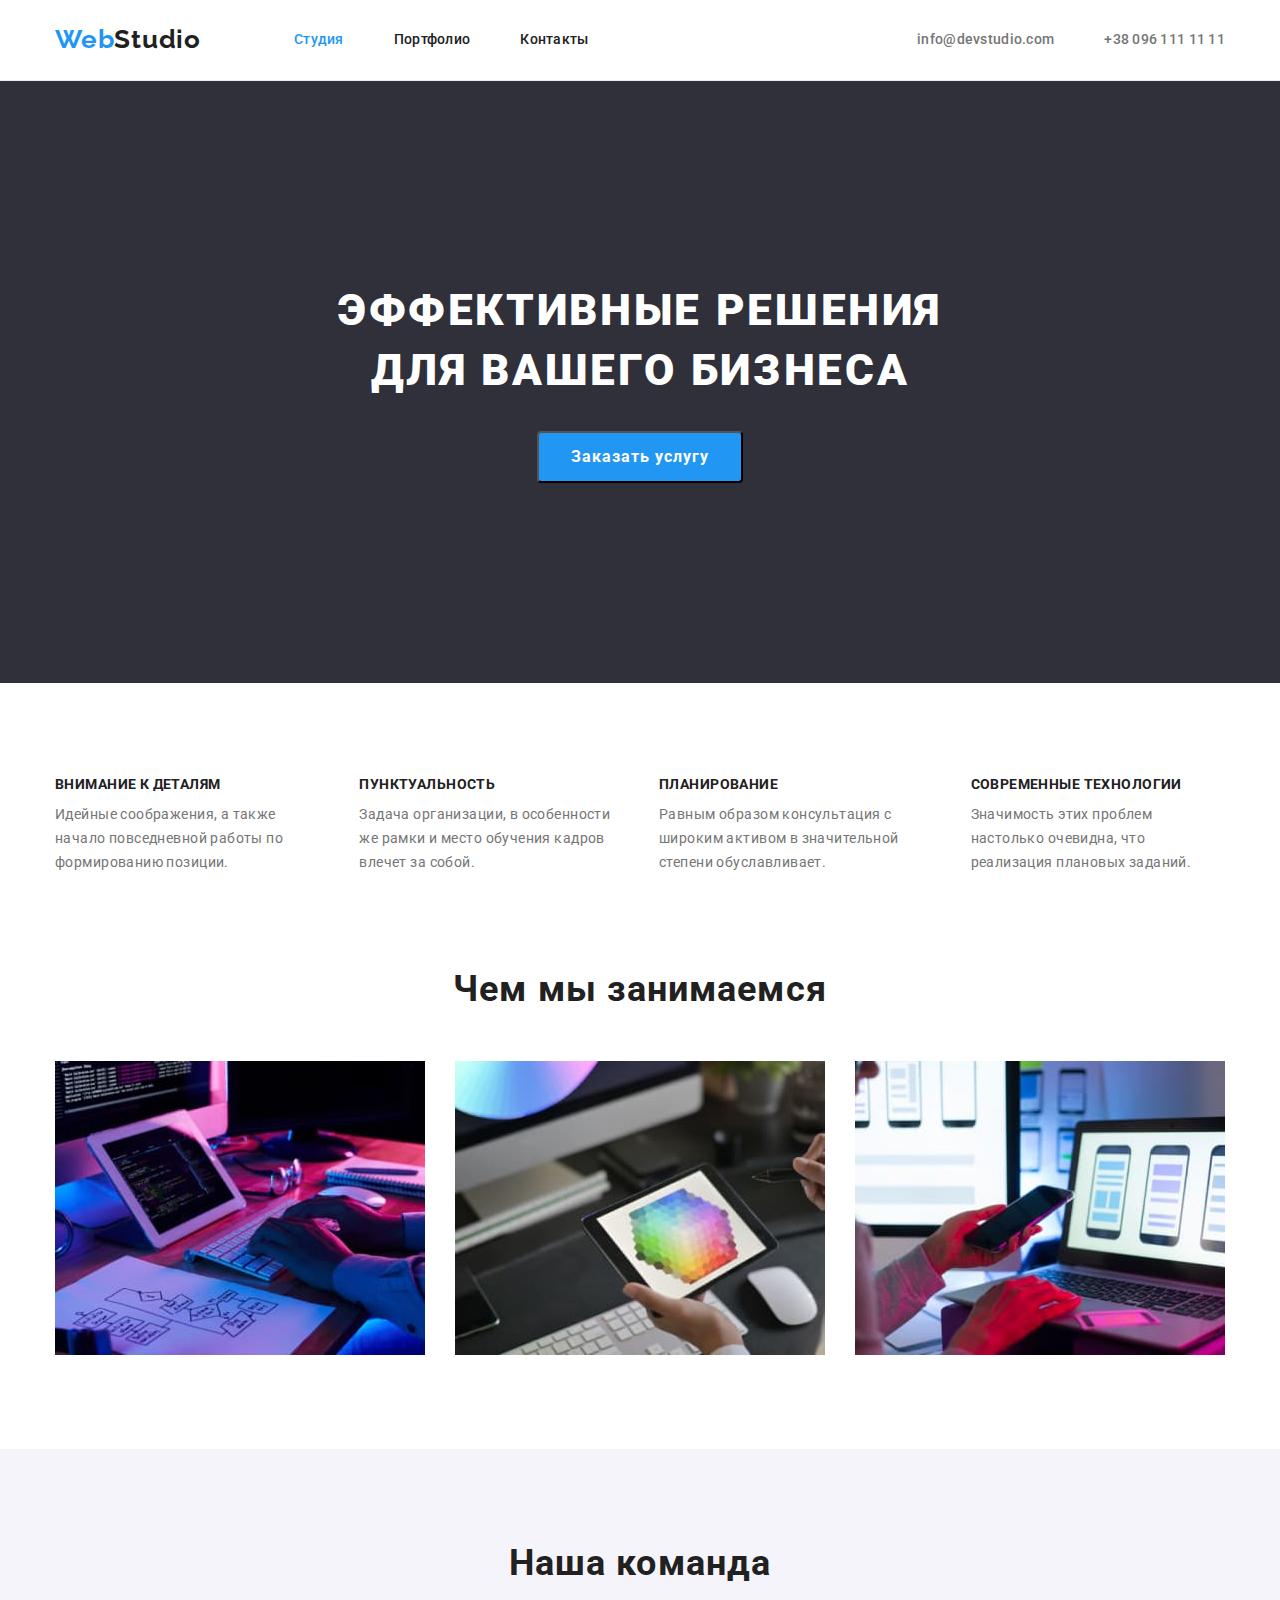
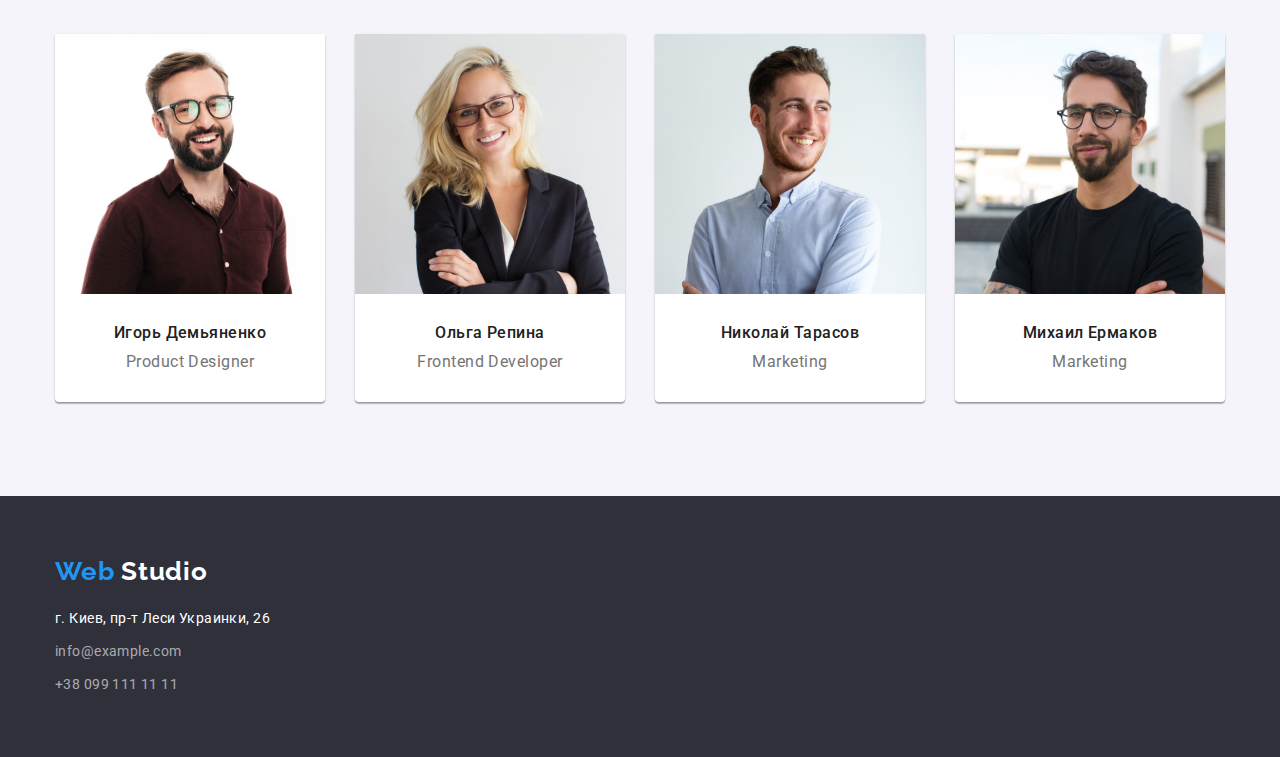
<file: index.html>
<!DOCTYPE html>
<html lang="ru">
  <head>
    <meta charset="UTF-8" />
    <meta http-equiv="X-UA-Compatible" content="IE=edge" />
    <meta name="viewport" content="width=device-width, initial-scale=1.0" />
    <title>Студия</title>
    <link
      rel="stylesheet"
      href="https://cdn.jsdelivr.net/npm/modern-normalize@1.1.0/modern-normalize.min.css"
    />
    <link rel="stylesheet" href="./css/styles.css" />
    <link rel="preconnect" href="https://fonts.googleapis.com" />
    <link rel="preconnect" href="https://fonts.gstatic.com" crossorigin />
    <link
      href="https://fonts.googleapis.com/css2?family=Raleway:wght@700&family=Roboto:ital,wght@0,500;0,700;0,900;1,400&display=swap"
      rel="stylesheet"
    />
  </head>
  <body class="pages">
    <!--Шапка-->
    <header class="header">
      <div class="container site-container">
        <a class="logo" href="./index.html">Web<span class="studio-header">Studio</span></a>
        <nav>
          <ul class="site-nav">
            <li class="site-item"><a href="./index.html" class="link current">Студия</a></li>
            <li class="site-item"><a href="./portfolio.html" class="link">Портфолио</a></li>
            <li class="site-item"><a href="" class="link">Контакты</a></li>
          </ul>
        </nav>

        <ul class="contacts">
          <li class="contacts-item">
            <a class="contacts-link" href="mailto:info@devstudio.com">info@devstudio.com</a>
          </li>
          <li class="contacts-item">
            <a class="contacts-link" href="tel:+380961111111">+38 096 111 11 11</a>
          </li>
        </ul>
      </div>
    </header>
    <main>
      <!--Особливості-->
      <section class="hero">
        <div class="container background-div">
          <h1 class="title-main">Эффективные решения для вашего бизнеса</h1>
          <button class="button-primary" type="button">Заказать услугу</button>
        </div>
      </section>
      <section class="section">
        <div class="container container-feature">
          <h2 class="visually-hidden">Особенности</h2>
          <ul class="feature-list">
            <li class="feature-iteam">
              <h3 class="feature">Внимание к деталям</h3>
              <p class="feature-p">
                Идейные соображения, а также начало повседневной работы по формированию позиции.
              </p>
            </li>
            <li class="feature-iteam">
              <h3 class="feature">Пунктуальность</h3>
              <p class="feature-p">
                Задача организации, в особенности же рамки и место обучения кадров влечет за собой.
              </p>
            </li>
            <li class="feature-iteam">
              <h3 class="feature">Планирование</h3>
              <p class="feature-p">
                Равным образом консультация с широким активом в значительной степени обуславливает.
              </p>
            </li>
            <li class="feature-iteam">
              <h3 class="feature">Современные технологии</h3>
              <p class="feature-p">
                Значимость этих проблем настолько очевидна, что реализация плановых заданий.
              </p>
            </li>
          </ul>
        </div>
      </section>
      <!--Що ми робимо-->
      <section class="section section-work">
        <div class="container container-work">
          <h2 class="title">Чем мы занимаемся</h2>
          <ul class="title-list">
            <li class="title-iteam">
              <img
                src="./images/specialization/spec1.jpg"
                alt="Клавиатура"
                width="370"
                height="294"
              />
            </li>
            <li class="title-iteam">
              <img src="./images/specialization/spec2.jpg" alt="Планшет" width="370" height="294" />
            </li>
            <li class="title-iteam">
              <img src="./images/specialization/spec3.jpg" alt="телефон" width="370" height="294" />
            </li>
          </ul>
        </div>
      </section>
      <!--Наша командна-->
      <section class="section about-team">
        <div class="container container-team">
          <h2 class="title-team">Наша команда</h2>
          <ul class="title-list-team">
            <li class="title-list-li">
              <img src="./images/team/team1.jpg" alt="Игорь Демьяненко" width="270" height="260" />
              <div class="card-team">
                <h3 class="team">Игорь Демьяненко</h3>
                <p class="team-item" lang="en">Product Designer</p>
              </div>
            </li>
            <li class="title-list-li">
              <img src="./images/team/team2.jpg" alt="Ольга Репина" width="270" height="260" />
              <div class="card-team">
                <h3 class="team">Ольга Репина</h3>
                <p class="team-item" lang="en">Frontend Developer</p>
              </div>
            </li>
            <li class="title-list-li">
              <img src="./images/team/team3.jpg" alt="Николай Тарасов" width="270" height="260" />
              <div class="card-team">
                <h3 class="team">Николай Тарасов</h3>
                <p class="team-item" lang="en">Marketing</p>
              </div>
            </li>
            <li class="title-list-li">
              <img src="./images/team/team4.jpg" alt="Михаил Ермаков" width="270" height="260" />
              <div class="card-team">
                <h3 class="team">Михаил Ермаков</h3>
                <p class="team-item" lang="en">Marketing</p>
              </div>
            </li>
          </ul>
        </div>
      </section>
    </main>

    <footer class="about-footer">
      <!--Контакти-->
      <div class="container">
        <address>
          <a href="./index.html" class="logo-footer"
            >Web <span class="studio-footer">Studio</span>
          </a>
          <ul class="list-footer">
            <li class="footer-item">
              <a
                href="https://goo.gl/maps/aXDQyzNGi44DrMvT6"
                target="_blank"
                rel="noopener noreferrer"
                class="link-footer"
                >г. Киев, пр-т Леси Украинки, 26</a
              >
            </li>
            <li class="footer-item">
              <a href="mailto:info@example.com" class="contacts-footer">info@example.com</a>
            </li>
            <li class="footer-item">
              <a href="tel:+380991111111" class="contacts-footer">+38 099 111 11 11</a>
            </li>
          </ul>
        </address>
      </div>
    </footer>
  </body>
</html>
</file>
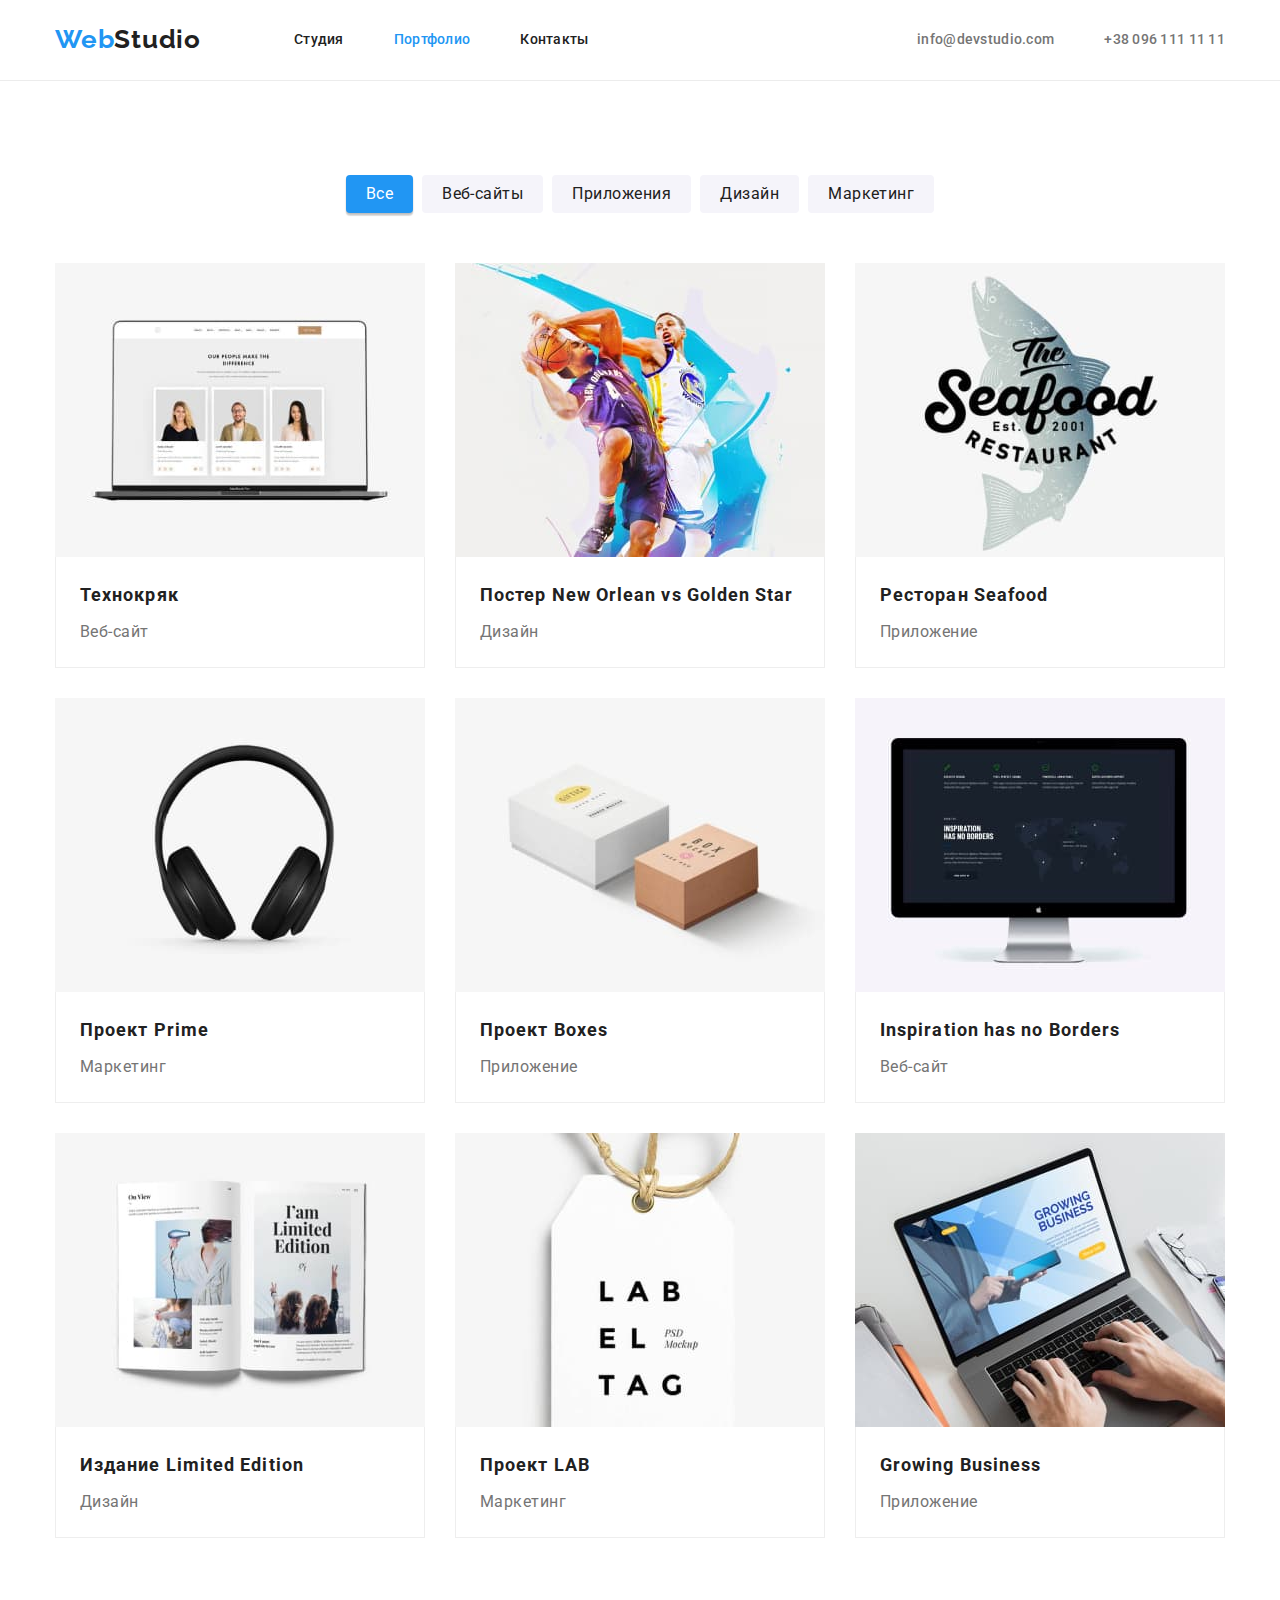
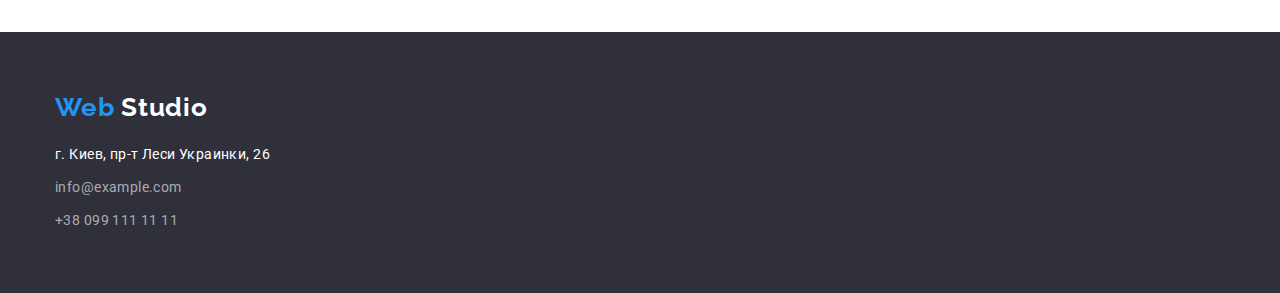
<file: portfolio.html>
<!DOCTYPE html>
<html lang="ru">
  <head>
    <meta charset="UTF-8" />
    <meta http-equiv="X-UA-Compatible" content="IE=edge" />
    <meta name="viewport" content="width=device-width, initial-scale=1.0" />
    <title>Document</title>
    <link
      rel="stylesheet"
      href="https://cdn.jsdelivr.net/npm/modern-normalize@1.1.0/modern-normalize.min.css"
    />
    <link rel="stylesheet" href="./css/styles.css" />
    <link rel="preconnect" href="https://fonts.googleapis.com" />
    <link rel="preconnect" href="https://fonts.gstatic.com" crossorigin />
    <link
      href="https://fonts.googleapis.com/css2?family=Raleway:wght@700&family=Roboto:ital,wght@0,500;0,700;0,900;1,400&display=swap"
      rel="stylesheet"
    />
  </head>
  <body class="pages">
    <!--Шапка-->
    <header class="header">
      <div class="container site-container">
        <a class="logo" href="./index.html">Web<span class="studio-header">Studio</span></a>
        <nav>
          <ul class="site-nav">
            <li class="site-item"><a class="link" href="./index.html">Студия</a></li>
            <li class="site-item">
              <a class="link current" href="./portfolio.html">Портфолио</a>
            </li>
            <li class="site-item"><a href="Контакты" class="link">Контакты</a></li>
          </ul>
        </nav>
        <ul class="contacts">
          <li class="contacts-item">
            <a class="contacts-link" href="mailto:info@devstudio.com">info@devstudio.com</a>
          </li>
          <li class="contacts-item">
            <a class="contacts-link" href="tel:+380961111111">+38 096 111 11 11</a>
          </li>
        </ul>
      </div>
    </header>
    <main>
      <!--Кнопки-->
      <section class="section">
        <div class="container">
          <h1 class="visually-hidden">Фильтер</h1>
          <ul class="button-list">
            <li class="button-item">
              <button class="button-secondary current" type="button">Все</button>
            </li>
            <li class="button-item">
              <button class="button-secondary" type="button">Веб-сайты</button>
            </li>
            <li class="button-item">
              <button class="button-secondary" type="button">Приложения</button>
            </li>
            <li class="button-item">
              <button class="button-secondary" type="button">Дизайн</button>
            </li>
            <li class="button-item">
              <button class="button-secondary" type="button">Маркетинг</button>
            </li>
          </ul>

          <ul class="portfolio">
            <li class="portfolio-list">
              <img src="./images/Portfolio/img1.jpg" alt="Техника" width="370" height="294" />
              <div class="portfolio-text">
                <h2 class="portfolio-title">Технокряк</h2>
                <p class="description">Веб-сайт</p>
              </div>
            </li>
            <li class="portfolio-list">
              <img src="./images/Portfolio/img2.jpg" alt="Баскетбол" width="370" height="294" />
              <div class="portfolio-text">
                <h2 lang="en" class="portfolio-title">Постер New Orlean vs Golden Star</h2>
                <p class="description">Дизайн</p>
              </div>
            </li>
            <li class="portfolio-list">
              <img src="./images/Portfolio/img3.jpg" alt="Лого" width="370" height="294" />
              <div class="portfolio-text">
                <h2 lang="en" class="portfolio-title">Ресторан Seafood</h2>
                <p class="description">Приложение</p>
              </div>
            </li>
            <li class="portfolio-list">
              <img src="./images/Portfolio/img4.jpg" alt="Наушники" width="370" height="294" />
              <div class="portfolio-text">
                <h2 lang="en" class="portfolio-title">Проект Prime</h2>
                <p class="description">Маркетинг</p>
              </div>
            </li>
            <li class="portfolio-list">
              <img src="./images/Portfolio/img5.jpg" alt="Коробки" width="370" height="294" />
              <div class="portfolio-text">
                <h2 lang="en" class="portfolio-title">Проект Boxes</h2>
                <p class="description">Приложение</p>
              </div>
            </li>
            <li class="portfolio-list">
              <img src="./images/Portfolio/img6.jpg" alt="Экран" width="370" height="294" />
              <div class="portfolio-text">
                <h2 lang="en" class="portfolio-title">Inspiration has no Borders</h2>
                <p class="description">Веб-сайт</p>
              </div>
            </li>
            <li class="portfolio-list">
              <img src="./images/Portfolio/img7.jpg" alt="Книга" width="370" height="294" />
              <div class="portfolio-text">
                <h2 lang="en" class="portfolio-title">Издание Limited Edition</h2>
                <p class="description">Дизайн</p>
              </div>
            </li>
            <li class="portfolio-list">
              <img src="./images/Portfolio/img8.jpg" alt="Цена" width="370" height="294" />
              <div class="portfolio-text">
                <h2 lang="en" class="portfolio-title">Проект LAB</h2>
                <p class="description">Маркетинг</p>
              </div>
            </li>
            <li class="portfolio-list">
              <img src="./images/Portfolio/img9.jpg" alt="Макбук" width="370" height="294" />
              <div class="portfolio-text">
                <h2 lang="en" class="portfolio-title">Growing Business</h2>
                <p class="description">Приложение</p>
              </div>
            </li>
          </ul>
        </div>
      </section>
    </main>
    <footer class="about-footer">
      <!--Контакти-->
      <div class="container">
        <address>
          <a href="./index.html" class="logo-footer"
            >Web <span class="studio-footer">Studio</span>
          </a>
          <ul class="list-footer">
            <li class="footer-item">
              <a
                href="https://goo.gl/maps/aXDQyzNGi44DrMvT6"
                target="_blank"
                rel="noopener noreferrer"
                class="link-footer"
                >г. Киев, пр-т Леси Украинки, 26</a
              >
            </li>
            <li class="footer-item">
              <a href="mailto:info@example.com" class="contacts-footer">info@example.com</a>
            </li>
            <li class="footer-item">
              <a href="tel:+380991111111" class="contacts-footer">+38 099 111 11 11</a>
            </li>
          </ul>
        </address>
      </div>
    </footer>
  </body>
</html>
</file>
<file: css/styles.css>
:root {
  /* Фон */
  --background-color: #ffffff;
  --secondarybg-color: #2f303a;
  --background-button: #f5f4fa;

  /* Текст */
  --main-collor: #212121;
  --secondary-collor: #757575;
  --accent-collor: #2196f3;
  --accent-text: #ffffff;
  /* Інші */
  --items: 9;
  --indent: 30px;
}
/* Сітка */
.card-set-item {
  background-color: var(--background-color);
  margin: calc(var(--indent) / 2);
}
.card-set {
  display: flex;
  flex-wrap: wrap;
  flex-basis: calc((100% - var(--indent) * var(--items)) / var(--items));
  margin: calc(-1 * var(--indent) / 2);
}
/* Кінець сітки */
.pages {
  font-family: Roboto, sans-serif;
  color: #212121;
  font-size: 14px;
}
/* reset */
h1,
h2,
h3,
h4,
h6,
h6,
p,
ul {
  margin: 0;
  padding: 0;
}
img {
  display: block;
  max-width: 100%;
  height: auto;
}
.container {
  width: 1200px;
  padding-left: 15px;
  padding-right: 15px;
  margin: 0 auto;
  /* outline: 2px solid tomato; */
}
.section {
  padding: 94px 0;
}
.section.section-work {
  padding-top: 0;
}
/* Логотип */
.logo {
  font-family: 'Raleway', sans-serif;
  font-style: normal;
  font-weight: 700;
  font-size: 26px;
  line-height: 1.2;
  letter-spacing: 0.03em;
  color: var(--accent-collor);
  text-decoration: none;
  margin-right: 93px;
}
.logo:hover,
.logo:focus {
  color: var(--accent-collor);
}
.studio-header {
  color: var(--main-collor);
}
/* Контакт Хедер */
.contacts {
  list-style: none;
}
.contacts-item:not(:last-child) {
  margin-right: 50px;
}
.contacts-link {
  text-decoration: none;
  font-weight: 500;
  line-height: 1.14;
  letter-spacing: 0.02em;
  color: var(--secondary-collor);
  padding: 32px 0;
  display: block;
}
.contacts-link:hover,
.contacts-link:focus {
  color: var(--accent-collor);
}

/* Навігація Хедер */
.header {
  border: 1px solid #ececec;
  border-top: none;
  border-right: none;
  border-left: none;
}
.container.site-container {
  display: flex;
  align-items: center;
}
.site-nav {
  list-style: none;
  display: flex;
}
.site-item:not(:last-child) {
  margin-right: 50px;
}
.site-group {
  display: flex;
}
/* Контакти хедер */
.contacts {
  display: flex;
  margin-left: auto;
  align-items: center;
}

.link {
  text-decoration: none;
  font-weight: 500;
  line-height: 1.14;
  letter-spacing: 0.02em;
  color: var(--main-collor);
  padding: 32px 0;
  display: block;
}
.link:hover,
.link:focus {
  color: var(--accent-collor);
}
.site-nav .link.current {
  color: var(--accent-collor);
}
/* Фільтер */
.visually-hidden {
  position: absolute;
  width: 1px;
  height: 1px;
  margin: -1px;
  border: 0;
  padding: 0;
  white-space: nowrap;
  clip-path: inset(100%);
  clip: rect(0 0 0 0);
  overflow: hidden;
}
.container.container-button {
  display: flex;
}
.button-list {
  list-style: none;
  display: flex;
  justify-content: center;
  margin-bottom: 50px;
}
.button-item:not(:last-child) {
  margin-right: 9px;
}
.button-secondary {
  padding: 6px 20px;
  font-size: 16px;
  line-height: 1.62;
  letter-spacing: 0.03em;
  background-color: var(--background-button);
  color: var(--main-collor);
  cursor: pointer;
  font-family: inherit;
  border: none;
  border-radius: 4px;
}
.button-secondary:hover,
.button-secondary:focus {
  background-color: var(--accent-collor);
  color: var(--accent-text);
  border-color: var(--accent-collor);
}
.button-secondary.current {
  box-shadow: 0px 3px 1px rgba(0, 0, 0, 0.1), 0px 1px 2px rgba(0, 0, 0, 0.08),
    0px 2px 2px rgba(0, 0, 0, 0.12);
  background-color: var(--accent-collor);
  color: var(--accent-text);
  border-color: var(--accent-collor);
}
/* Портфоліо */
.portfolio {
  list-style: none;
  display: flex;
  flex-wrap: wrap;
  flex-basis: calc((100% - var(--indent) * var(--items)) / var(--items));
  margin: calc(-1 * var(--indent) / 2);
}
.portfolio-text {
  padding: 20px 24px;
  border: 1px solid #eeeeee;
  border-top: none;
}
.portfolio-title {
  font-weight: 700;
  font-size: 18px;
  line-height: 2;
  letter-spacing: 0.06em;
  margin-bottom: 4px;
}
.portfolio-list {
  background-color: var(--background-color);
  margin: calc(var(--indent) / 2);
}
.description {
  font-weight: 400;
  font-size: 16px;
  line-height: 1.88;
  letter-spacing: 0.03em;
  color: var(--secondary-collor);
}
/* Підвал */
.about-footer {
  padding-top: 60px;
  padding-bottom: 60px;
  background-color: var(--secondarybg-color);
}

.logo-footer {
  font-family: 'Raleway';
  font-style: normal;
  font-weight: 700;
  font-size: 26px;
  line-height: 1.2;
  letter-spacing: 0.03em;
  color: var(--accent-collor);
  text-decoration: none;
}
.logo-footer:hover,
.logo-footer:focus {
  color: var(--accent-collor);
}
.studio-footer {
  color: var(--accent-text);
}
/* Адресс */
.adress {
  font-style: normal;
}
.list-footer {
  list-style: none;
  margin-top: 20px;
}
.footer-item:not(:last-child) {
  margin-bottom: 9px;
}
.link-footer {
  text-decoration: none;
  font-style: normal;
  font-weight: 400;
  font-family: 'Roboto';
  font-size: 14px;
  line-height: 1.7;
  letter-spacing: 0.03em;
  color: var(--accent-text);
}
.link-footer:hover,
.link-footer:focus {
  color: var(--accent-collor);
}
.contacts-footer {
  text-decoration: none;
  font-family: 'Roboto';
  font-style: normal;
  font-weight: 400;

  line-height: 1.7;
  letter-spacing: 0.03em;
  color: rgba(255, 255, 255, 0.6);
}
.contacts-footer:hover,
.contacts-footer:focus {
  color: var(--accent-collor);
}

/* Заголовок */
.title-main {
  font-weight: 900;
  font-size: 44px;
  line-height: 1.36;
  text-align: center;
  letter-spacing: 0.06em;
  text-transform: uppercase;
  color: var(--accent-text);
  margin-right: 237px;
  margin-left: 237px;
  margin-bottom: 30px;
}
/*Головна кнопка */
.hero {
  padding: 200px 0;
  background-color: var(--secondarybg-color);
}
.container.background-div {
  display: flex;
  flex-direction: column;
  align-items: center;
}

.button-primary {
  letter-spacing: 0.06em;
  font-size: 16px;
  line-height: 1.8;
  color: var(--background-color);
  background-color: var(--accent-collor);
  font-family: inherit;
  font-weight: 700;
  padding: 10px 32px;
  border-radius: 4px;
}
.button-primary:hover,
.button-primary:focus {
  background: #188ce8;
  box-shadow: 0px 4px 4px rgba(0, 0, 0, 0.15);
  border-radius: 4px;
}
/* Особливості */
.container.container-feature {
  display: flex;
}
.feature-list {
  list-style: none;
  display: flex;
  align-items: center;
}
.feature-iteam:not(:last-child) {
  margin-right: 30px;
}
.feature {
  font-family: 'Roboto';
  font-style: normal;
  font-weight: 700;
  font-size: 14px;
  line-height: 1.14;
  letter-spacing: 0.03em;
  text-transform: uppercase;
  margin-bottom: 10px;
}
.feature-p {
  font-style: normal;
  font-weight: 400;
  line-height: 1.7;
  letter-spacing: 0.03em;
  color: var(--secondary-collor);
}
/* Наша команда */
.section.about-team {
  background-color: var(--background-button);
}
.title {
  font-weight: 700;
  font-size: 36px;
  line-height: 1.16;
  text-align: center;
  letter-spacing: 0.03em;
  color: var(--main-collor);
  margin-bottom: 50px;
}
.title-list {
  list-style: none;
  display: flex;
}

.title-iteam:not(:last-child) {
  margin-right: 30px;
}
.title-team {
  font-weight: 700;
  font-size: 36px;
  line-height: 1.16;
  text-align: center;
  letter-spacing: 0.03em;
  color: var(--main-collor);
  margin-bottom: 50px;
}
.title-list-team {
  list-style: none;
  display: flex;
}
.title-list-li {
  background-color: var(--background-color);
  border-radius: 0px 0px 4px 4px;
  box-shadow: 0px 1px 3px rgba(0, 0, 0, 0.12), 0px 1px 1px rgba(0, 0, 0, 0.14),
    0px 2px 1px rgba(0, 0, 0, 0.2);
}
.title-list-li:not(:last-child) {
  margin-right: 30px;
}
.card-team {
  padding-top: 30px;
  padding-bottom: 30px;
}
.team {
  font-family: 'Roboto';
  font-style: normal;
  font-weight: 500;
  font-size: 16px;
  line-height: 1.18;
  text-align: center;
  letter-spacing: 0.03em;
  color: var(--main-collor);
  margin-bottom: 10px;
}
.team-item {
  font-family: 'Roboto';
  font-style: normal;
  font-weight: 400;
  font-size: 16px;
  line-height: 1.18;
  text-align: center;
  letter-spacing: 0.03em;
  color: var(--secondary-collor);
}
</file>
